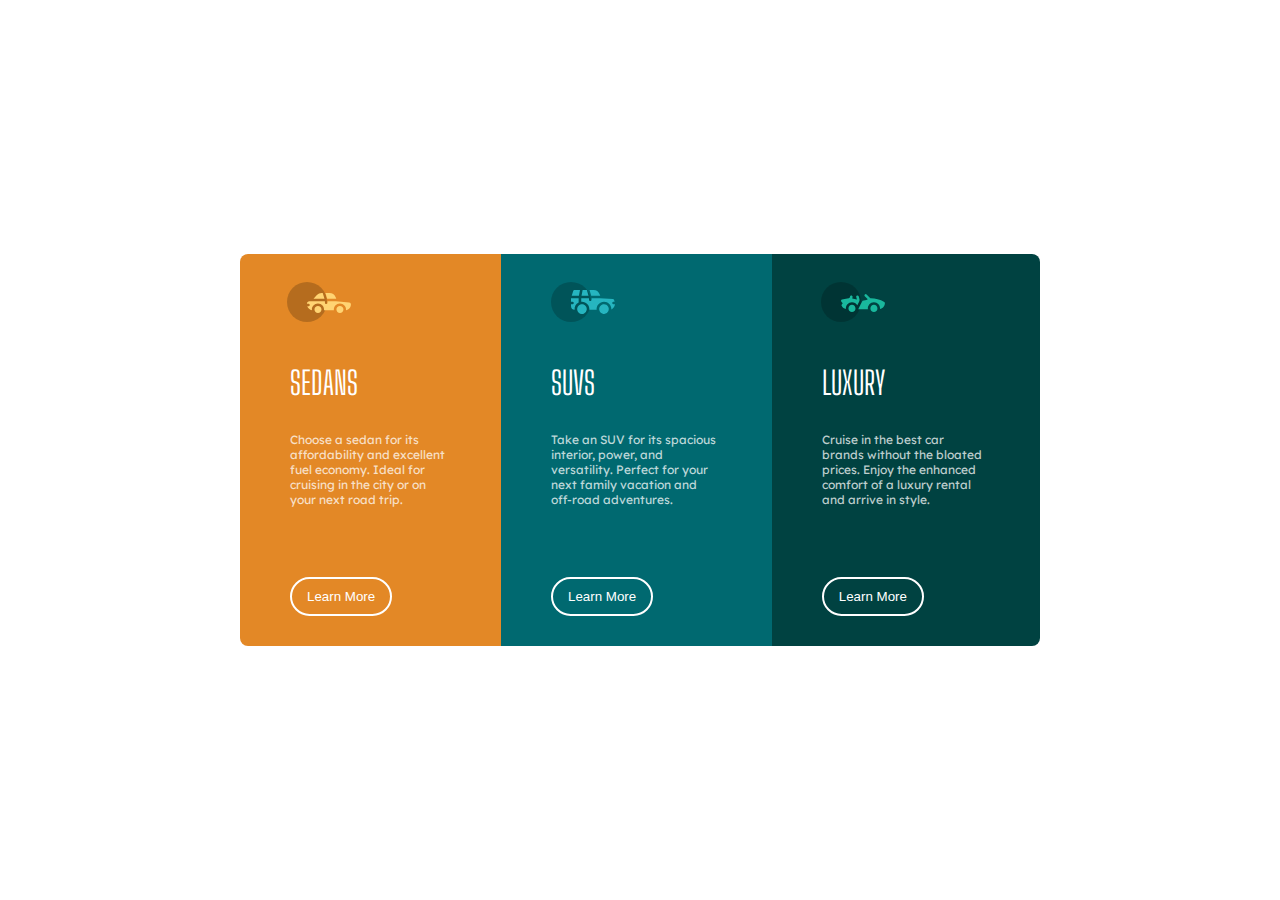
<file: 3-column-preview-card-component-main/index.html>
<!DOCTYPE html>
<html lang="pt-br">
<head>
  <meta charset="UTF-8">
  <meta name="viewport" content="width=device-width, initial-scale=1.0">
  <link rel="icon" type="image/png" sizes="32x32" href="./images/favicon-32x32.png">  
  <title>Frontend Mentor | 3-column preview card component</title>
  <link rel="stylesheet" href="style.css">
</head>
<body>
  
  <div class="container">
    <div class="sedans">
      <span>Sedans</span>
      <p>
        Choose a sedan for its affordability and excellent fuel economy. Ideal for cruising in the city
        or on your next road trip.
      </p>
      <button class="btn">Learn More</button>
    </div>
    <div class="suvs">
      <span>SUVs</span>
      <p>
        Take an SUV for its spacious interior, power, and versatility. Perfect for your next family vacation
        and off-road adventures.
      </p>
      <button class="btn">Learn More</button>
    </div>
    <div class="luxury">
      <span>Luxury</span>
      <p>
        Cruise in the best car brands without the bloated prices. Enjoy the enhanced comfort of a luxury
        rental and arrive in style.
      </p>
      <button class="btn">Learn More</button>
    </div>
  </div>  
</body>
</html>
</file>
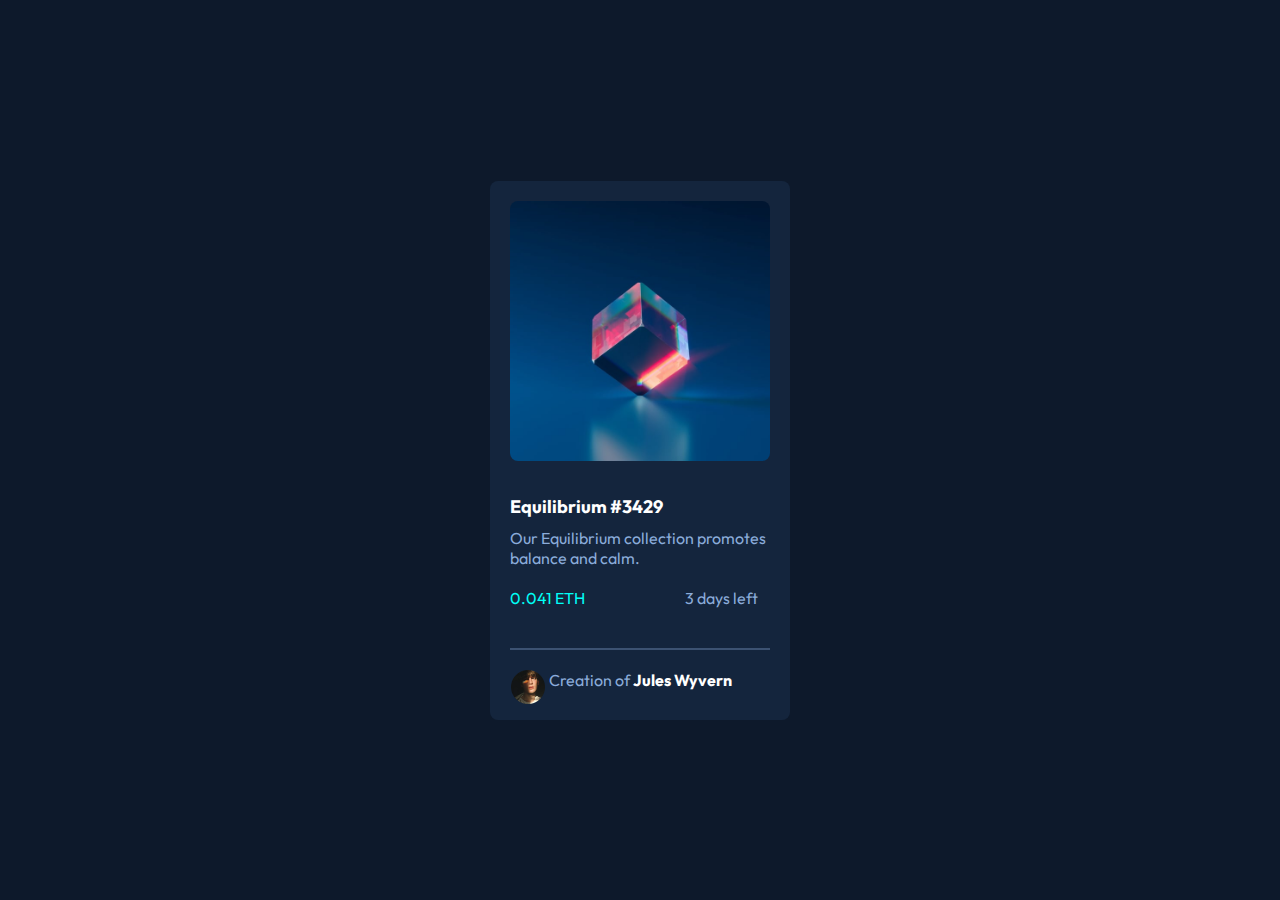
<file: nft-preview-card-component-main/index.html>
<!DOCTYPE html>
<html lang="en">
<head>
  <meta charset="UTF-8">
  <meta name="viewport" content="width=device-width, initial-scale=1.0"> 
  <link rel="icon" type="image/png" sizes="32x32" href="./images/favicon-32x32.png">  
  <title>Frontend Mentor | NFT preview card component</title>
  <link rel="stylesheet" href="style.css">
</head>
<body>

  <div class="container">
    <div id="img"><img src="images/image-equilibrium.jpg" alt="foto"></div>
    <h1>Equilibrium #3429</h1>
    <p>Our Equilibrium collection promotes balance and calm.</p>
    <div class="lado">
      <span>0.041 ETH</span>
      <p class="days">3 days left</p>
    </div>
    <hr>
    <p class="footer">Creation of <strong>Jules Wyvern</strong></p>
  </div>

  
</body>
</html>
</file>
<file: 3-column-preview-card-component-main/style.css>
@charset "UTF-8";
@import url('https://fonts.googleapis.com/css2?family=Lexend+Deca&display=swap');
@import url('https://fonts.googleapis.com/css2?family=Big+Shoulders+Display:wght@700&display=swap');

.attribution { 
    font-size: 11px; 
    text-align: center; 
}
.attribution a { 
    color: hsl(228, 45%, 44%); 
}

*{
    margin: 0;
    padding: 0;
    box-sizing: border-box;
}

.container {
    columns: 3;
    width: 100%;  
    margin: auto;
    align-items: center;
    display: flex;
}

.container p {
    color: hsla(0, 0%, 100%, 0.75);
    font-family: 'Lexend Deca', sans-serif;
    padding-top: 30px;
    font-size: 12px;
    padding-right: 54px;
}

body {
    width: 800px;
    height: 100vh;
    margin: auto;
    align-items: center;
    justify-content: center;
    display: flex;
}

.sedans {
    padding-top: 110px;
    padding-left: 50px;
    background-image: url('images/icon-sedans.svg');
    background-repeat: no-repeat;    
    background-position: 24% 8%;
    background-color: #e38826;
    border-top-left-radius: 8px;
    border-bottom-left-radius: 8px;
}

.suvs {
    padding-top: 110px;
    padding-left: 50px;
    background-image: url('images/icon-suvs.svg');
    background-repeat: no-repeat;
    background-position: 24% 8%;
    background-color: #006970;
}

.luxury {
    padding-top: 110px;
    padding-left: 50px;
    background-image: url('images/icon-luxury.svg');
    background-repeat: no-repeat;
    background-position: 24% 8%;
    background-color: #004241;
    border-top-right-radius: 8px;
    border-bottom-right-radius: 8px;
}

.btn {
    border: 2px solid white;
    font-weight: 500;
    padding: 10px 15px;
    border-radius: 30px;
    color: white;
    text-align: center;
    margin: auto;
    background-color: transparent;
    margin-top: 70px;
    margin-bottom: 30px;
}

.btn:hover {
    background-color: white;
    color: black;
    transition: .2s ease;
    cursor: pointer;
}

span {
    text-transform: uppercase;
    font-size: 2em;
    color: white;
    font-family: 'Big Shoulders Display', cursive;
}
</file>
<file: nft-preview-card-component-main/style.css>
@charset "UTF-8";
@import url('https://fonts.googleapis.com/css2?family=Outfit:wght@300;400;600&display=swap');

* {
    margin: 0;
    padding: 0;
    box-sizing: border-box;
}

body {
    background-color: hsl(217, 54%, 11%);
    height: 100vh;
    display: flex;
    justify-content: center;
    align-items: center;
    font-family: 'Outfit', sans-serif;
}



.attribution { 
    font-size: 11px; 
    text-align: center; 
}
.attribution a { 
    color: hsl(228, 45%, 44%); 
}

.container {
    width: 300px;
    background-color: hsl(216, 50%, 16%);
    border-radius: 8px;
}

img {
    max-width: 260px;
    border-radius: 8px;
    margin: 20px;
}

h1 {
    color: hsl(0, 0%, 100%);
    padding: 10px 20px;
    font-size: 18px;
}

p {
    font-size: 18px;
    color: hsl(215, 51%, 70%);
    padding: 0px 20px;
    text-align: start;
    font-size: 16px;
}

span {
    padding: 20px;
    color: hsl(178, 100%, 50%);
}

.lado {
    display: flex;
    columns: 2;
}

.days {
    margin-top: 20px;
    justify-content: end;
    display: flex;
    padding-left: 80px;
}

hr {
    margin: 20px;
    border: 1px solid #8bacda56;
}

strong {
    color: hsl(0, 0%, 100%);
}

.footer {
    background-image: url('images/image-avatar.png');
    background-repeat: no-repeat;
    background-size: 34px;
    text-align: center;
    padding-bottom: 30px;
    background-position: 8% 0%;
}
</file>
